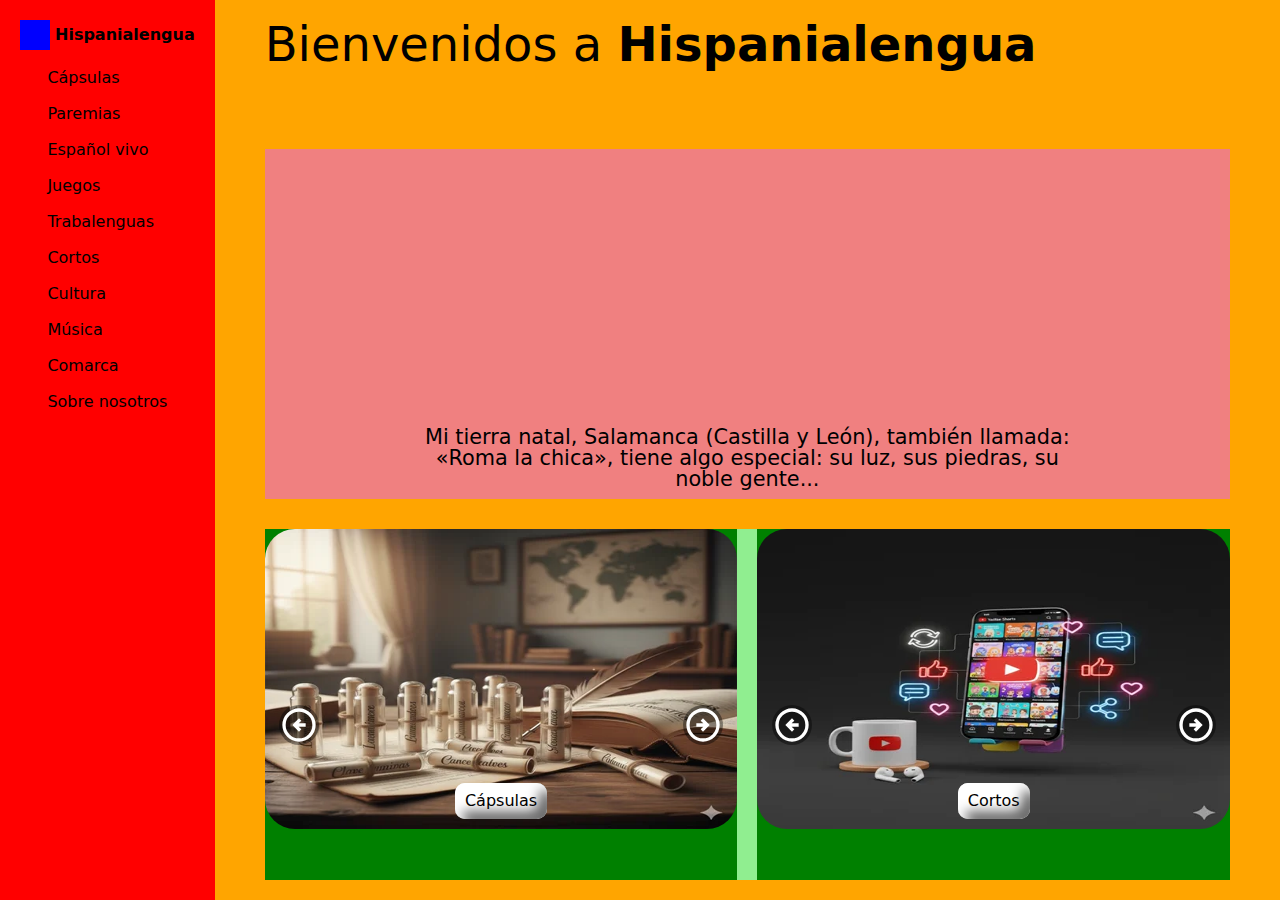
<file: index.html>
<!DOCTYPE html>
<html lang="en">

<head>
    <meta charset="UTF-8">
    <meta name="viewport" content="width=device-width, initial-scale=1.0">
    <title>Hispanialengua</title>
    <link rel="stylesheet" href="./css/index.css">
    <script src="./js/index.js" defer></script>
</head>

<body>
    <div class="container Container u-width100">
        <aside class="Container-aside Aside u-flexCol">
            <!-- Logo -->
            <div class="Aside-logo Logo u-flexRow">
                <div class="Logo-image"></div>
                <h1 class="Logo-h1 u-bold">Hispanialengua</h1>
            </div>
            <!-- Menu -->
            <ul class="Aside-ul u-flexCol">
                <li class="Aside-li"><a href="" title="Cápsulas">Cápsulas</a></li>
                <li class="Aside-li"><a href="./paremias.html" title="Paremias">Paremias</a></li>
                <li class="Aside-li"><a href="" title="Español vivo">Español vivo</a></li>
                <li class="Aside-li"><a href="" title="Juegos">Juegos</a></li>
                <li class="Aside-li"><a href="./trabalenguas.html" title="Trabalenguas">Trabalenguas</a></li>
                <li class="Aside-li"><a href="" title="Cortos">Cortos</a></li>
                <li class="Aside-li"><a href="" title="Cultura">Cultura</a></li>
                <li class="Aside-li"><a href="" title="Música">Música</a></li>
                <li class="Aside-li"><a href="" title="Comarca">Comarca</a></li>
                <li class="Aside-li"><a href="" title="Sobre nosotros">Sobre nosotros</a></li>
            </ul>
        </aside>
        <main class="Container-main Main">
            <h2 class="Main-h2">Bienvenidos a <strong class="u-bold">Hispanialengua</strong></h2>
            <div class="Main-image u-width100 u-flexRow">
                <p class="Main-p">Mi tierra natal, Salamanca (Castilla y León), también llamada: «Roma la chica», tiene
                    algo especial: su luz, sus piedras, su noble gente...</p>
            </div>
            <div class="Main-carrousel Carrousel u-width100">
                <!-- Educativo -->
                <div class="Carrousel-container u-width100">
                    <div class="Carrousel-ul u-flexRow">
                        <div class="Carrousel-apartado u-flexCol u-width100">
                            <a href="">
                                <h2 class="Carrousel-h2">Cápsulas</h2>
                            </a>
                        </div>
                        <div class="Carrousel-apartado u-flexCol u-width100">
                            <a href="">
                                <h2 class="Carrousel-h2">Paremias</h2>
                            </a>
                        </div>
                        <div class="Carrousel-apartado u-flexCol u-width100">
                            <a href="">
                                <h2 class="Carrousel-h2">Español vivo</h2>
                            </a>
                        </div>
                        <div class="Carrousel-apartado u-flexCol u-width100">
                            <a href="">
                                <h2 class="Carrousel-h2">Trabalenguas</h2>
                            </a>
                        </div>
                        <div class="Carrousel-apartado u-flexCol u-width100">
                            <a href="">
                                <h2 class="Carrousel-h2">Juegos</h2>
                            </a>
                        </div>
                    </div>

                    <button class="Carrousel-prev">
                        <svg xmlns="http://www.w3.org/2000/svg" height="24px" viewBox="0 -960 960 960" width="24px"
                            fill="#FFFFFF">
                            <path
                                d="m480-320 56-56-64-64h168v-80H472l64-64-56-56-160 160 160 160Zm0 240q-83 0-156-31.5T197-197q-54-54-85.5-127T80-480q0-83 31.5-156T197-763q54-54 127-85.5T480-880q83 0 156 31.5T763-763q54 54 85.5 127T880-480q0 83-31.5 156T763-197q-54 54-127 85.5T480-80Zm0-80q134 0 227-93t93-227q0-134-93-227t-227-93q-134 0-227 93t-93 227q0 134 93 227t227 93Zm0-320Z" />
                        </svg>
                    </button>
                    <button class="Carrousel-next">
                        <svg xmlns="http://www.w3.org/2000/svg" height="24px" viewBox="0 -960 960 960" width="24px"
                            fill="#FFFFFF">
                            <path
                                d="m480-320 160-160-160-160-56 56 64 64H320v80h168l-64 64 56 56Zm0 240q-83 0-156-31.5T197-197q-54-54-85.5-127T80-480q0-83 31.5-156T197-763q54-54 127-85.5T480-880q83 0 156 31.5T763-763q54 54 85.5 127T880-480q0 83-31.5 156T763-197q-54 54-127 85.5T480-80Zm0-80q134 0 227-93t93-227q0-134-93-227t-227-93q-134 0-227 93t-93 227q0 134 93 227t227 93Zm0-320Z" />
                        </svg>
                    </button>
                </div>
                <!-- Curiosidades -->
                <div class="Carrousel-container u-width100">
                    <div class="Carrousel-ul u-flexRow">
                        <div class="Carrousel-apartado u-flexCol u-width100">
                            <a href="">
                                <h2 class="Carrousel-h2">Cortos</h2>
                            </a>
                        </div>
                        <div class="Carrousel-apartado u-flexCol u-width100">
                            <a href="">
                                <h2 class="Carrousel-h2">Cultura</h2>
                            </a>
                        </div>
                        <div class="Carrousel-apartado u-flexCol u-width100">
                            <a href="">
                                <h2 class="Carrousel-h2">Música</h2>
                            </a>
                        </div>
                        <div class="Carrousel-apartado u-flexCol u-width100">
                            <a href="">
                                <h2 class="Carrousel-h2">Comarca</h2>
                            </a>
                        </div>
                        <div class="Carrousel-apartado u-flexCol u-width100">
                            <a href="">
                                <h2 class="Carrousel-h2">Sobre nosotros</h2>
                            </a>
                        </div>
                    </div>

                    <button class="Carrousel-prev">
                        <svg xmlns="http://www.w3.org/2000/svg" height="24px" viewBox="0 -960 960 960" width="24px"
                            fill="#FFFFFF">
                            <path
                                d="m480-320 56-56-64-64h168v-80H472l64-64-56-56-160 160 160 160Zm0 240q-83 0-156-31.5T197-197q-54-54-85.5-127T80-480q0-83 31.5-156T197-763q54-54 127-85.5T480-880q83 0 156 31.5T763-763q54 54 85.5 127T880-480q0 83-31.5 156T763-197q-54 54-127 85.5T480-80Zm0-80q134 0 227-93t93-227q0-134-93-227t-227-93q-134 0-227 93t-93 227q0 134 93 227t227 93Zm0-320Z" />
                        </svg>
                    </button>
                    <button class="Carrousel-next">
                        <svg xmlns="http://www.w3.org/2000/svg" height="24px" viewBox="0 -960 960 960" width="24px"
                            fill="#FFFFFF">
                            <path
                                d="m480-320 160-160-160-160-56 56 64 64H320v80h168l-64 64 56 56Zm0 240q-83 0-156-31.5T197-197q-54-54-85.5-127T80-480q0-83 31.5-156T197-763q54-54 127-85.5T480-880q83 0 156 31.5T763-763q54 54 85.5 127T880-480q0 83-31.5 156T763-197q-54 54-127 85.5T480-80Zm0-80q134 0 227-93t93-227q0-134-93-227t-227-93q-134 0-227 93t-93 227q0 134 93 227t227 93Zm0-320Z" />
                        </svg>
                    </button>
                </div>
            </div>
        </main>
    </div>
</body>

</html>
</file>
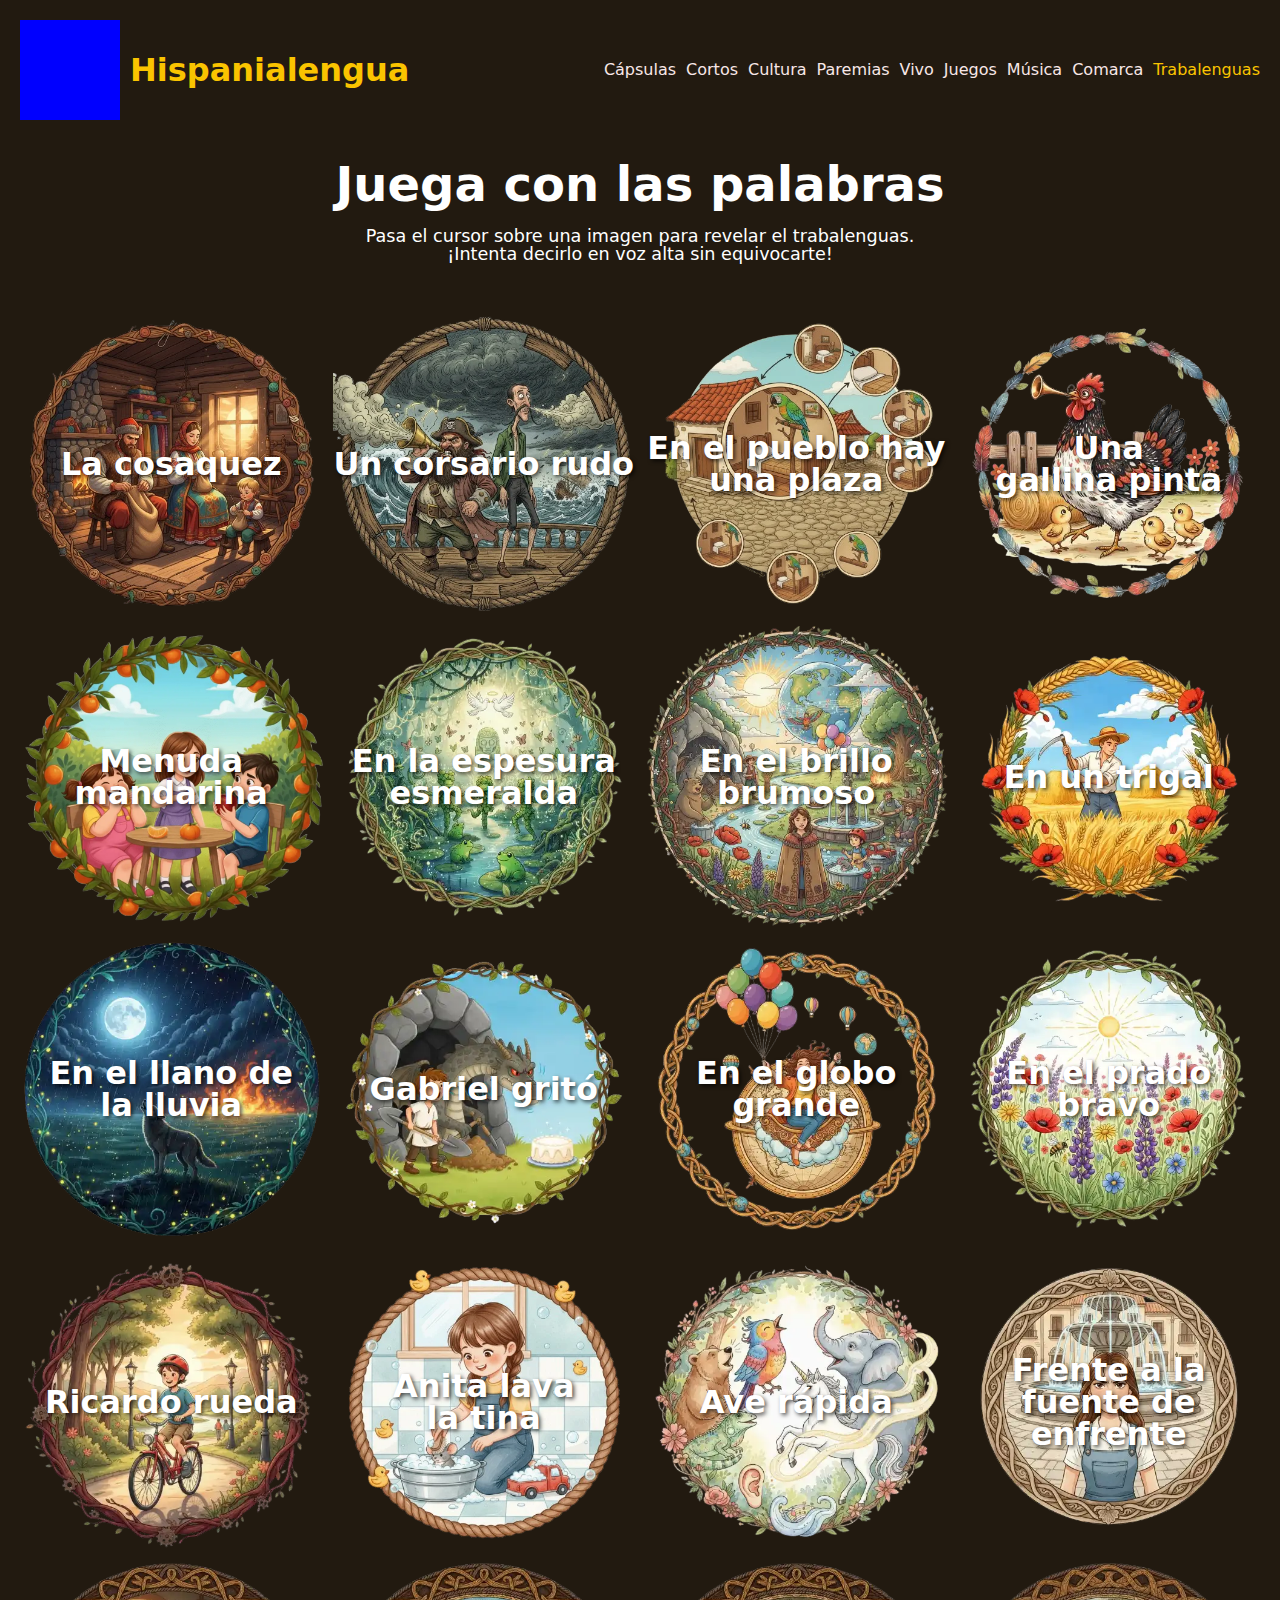
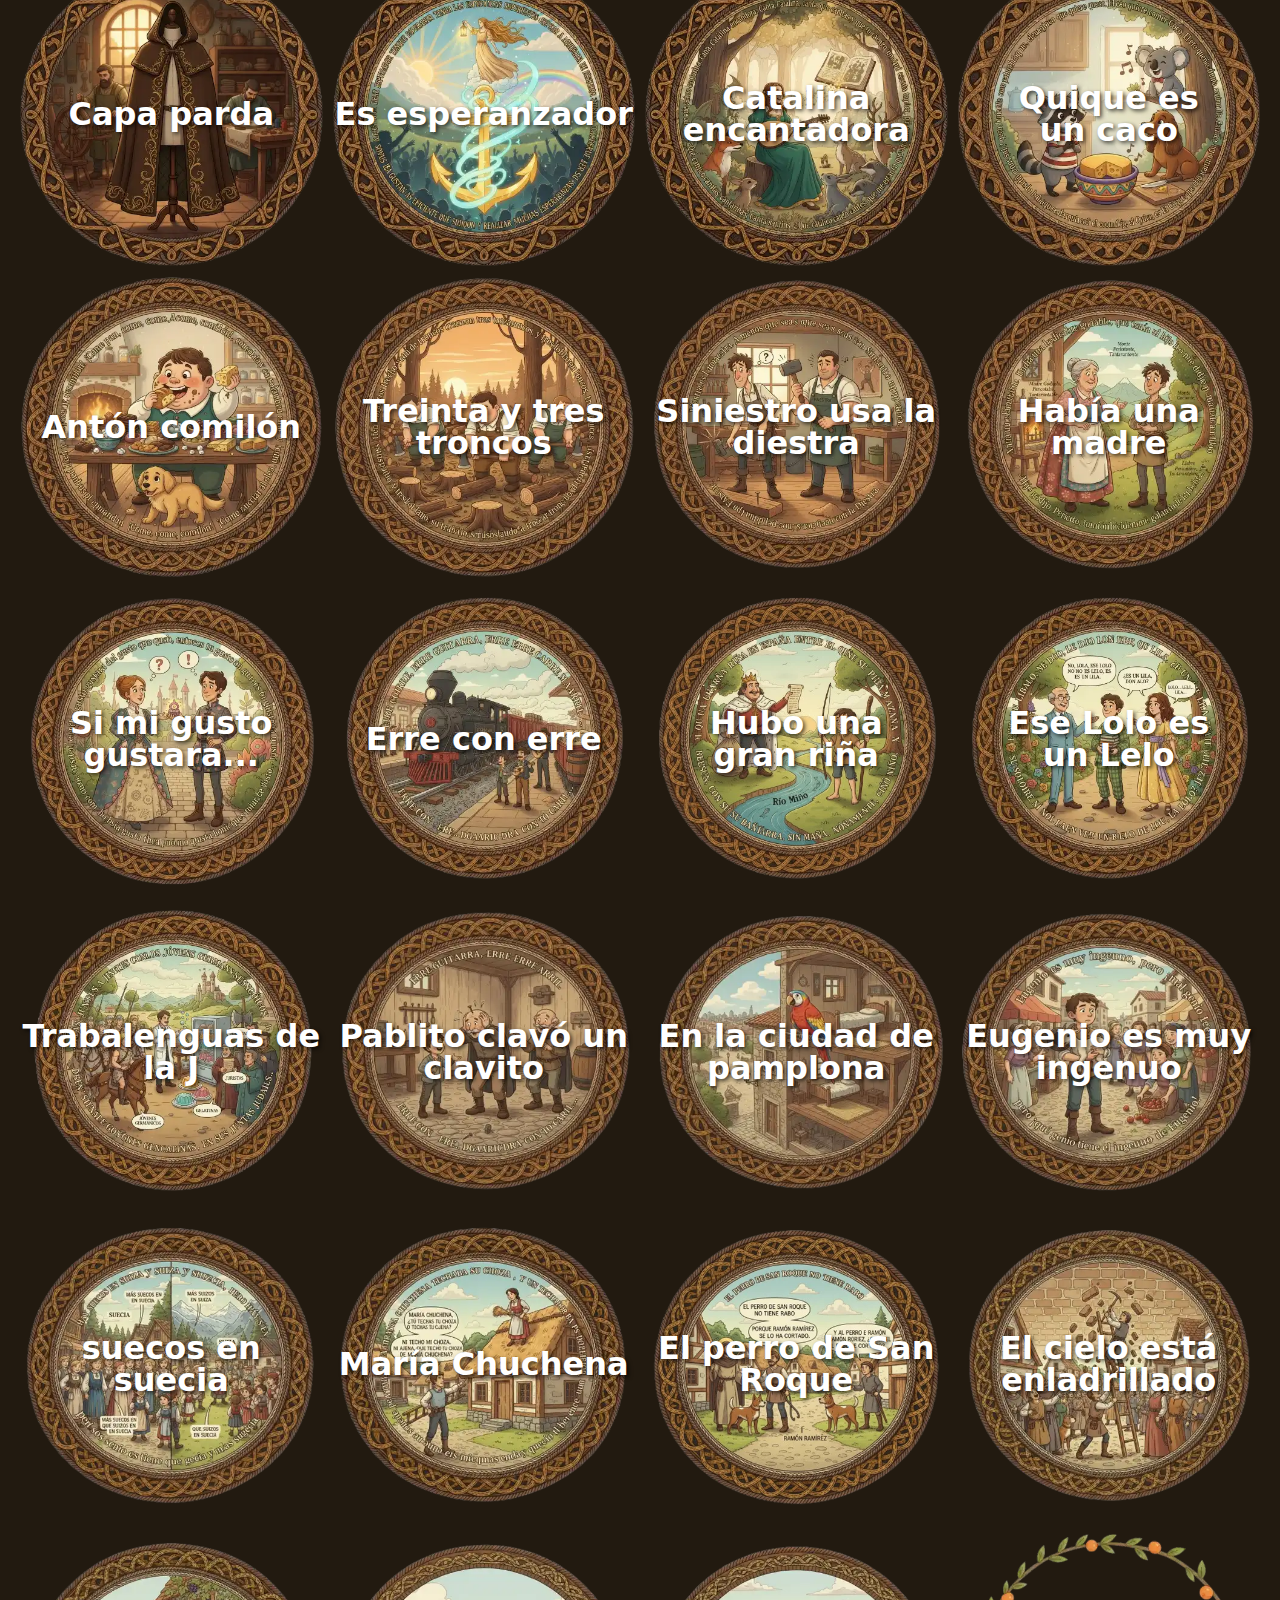
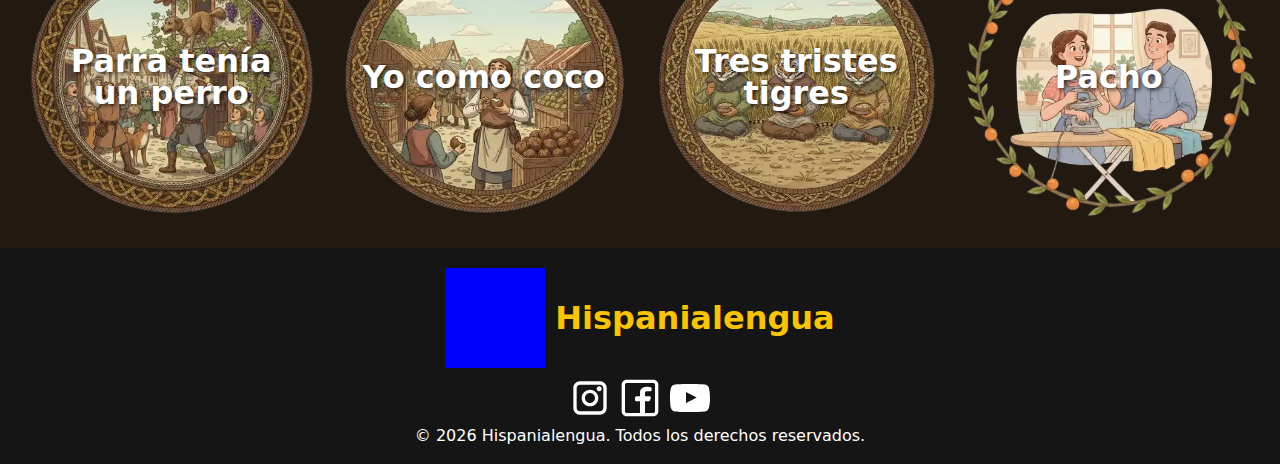
<file: trabalenguas.html>
<!DOCTYPE html>
<html lang="en">

<head>
    <meta charset="UTF-8">
    <meta name="viewport" content="width=device-width, initial-scale=1.0">
    <title>Hispanialengua · Trabalenguas</title>
    <link rel="stylesheet" href="./css/trabalenguas.css">
    <script src="./js/trabalenguas.js" defer></script>
</head>

<body>
    <header class="Header">
        <nav class="header-nav Nav u-width100 u-flexRow">
            <div class="Nav-logo Logo u-flexRow">
                <div class="Logo-img"></div>
                <h1 class="Logo-h1 u-bold">Hispanialengua</h1>
            </div>
            <ul class="Nav-ul u-flexRow">
                <li class="Nav-li"><a href="" title="Cápsulas">Cápsulas</a></li>
                <li class="Nav-li"><a href="" title="Cortos">Cortos</a></li>
                <li class="Nav-li"><a href="" title="Cultura">Cultura</a></li>
                <li class="Nav-li"><a href="./paremias.html" title="Paremias">Paremias</a></li>
                <li class="Nav-li"><a href="" title="Vivo">Vivo</a></li>
                <li class="Nav-li"><a href="" title="Juegos">Juegos</a></li>
                <li class="Nav-li"><a href="" title="Música">Música</a></li>
                <li class="Nav-li"><a href="" title="Comarca">Comarca</a></li>
                <li class="Nav-li Nav-li--gold"><a href="./trabalenguas.html" title="Trabalenguas">Trabalenguas</a></li>
            </ul>
            <button class="Nav-button">
                <svg xmlns="http://www.w3.org/2000/svg" height="24px" viewBox="0 -960 960 960" width="24px"
                    fill="#fac400">
                    <path d="M120-240v-80h720v80H120Zm0-200v-80h720v80H120Zm0-200v-80h720v80H120Z" />
                </svg>
            </button>
        </nav>
    </header>
    <main class="main u-width100 u-flexCol">
        <article class="main-article u-flexCol">
            <h2 class="main-h2 u-bold">Juega con las palabras</h2>
            <p class="main-p">Pasa el cursor sobre una imagen para revelar el trabalenguas. ¡Intenta decirlo en voz alta
                sin
                equivocarte!</p>
        </article>
        <div class="main-gallery Gallery u-width100">
            <article class="Gallery-article u-flexCol Gallery-article--cosaquez u-backSize100">
                <h3 class="Gallery-h3 u-bold">La cosaquez</h3>
                <div class="Gallery-info">
                    <p class="Gallery-p">La cosaquez, ¿qué cosa, qué cosa es? ¿Acaso es común que un cosaco cosa un saco
                        mientras cerca una cosaca cose y cose una casaca? ¡Qué caso! ¡Qué cosa! A la hora del ocaso el
                        cosaco y la cosaca cosen juntos un saquito, Tal vez venga un cosaquito. ¡Qué cosa! ¡Qué caso!
                        ¡Qué casa! ¡Qué saco! ¡Qué caso raro el de la cosaquez! </p>
                </div>
            </article>
            <article class="Gallery-article Gallery-article--corsarioRudo u-backSize100 u-flexCol">
                <h3 class="Gallery-h3 u-bold">Un corsario rudo</h3>
                <div class="Gallery-info">
                    <p class="Gallery-p">Hubo un corsario rudo, tozudo, pancibarrigudo, frenticabezudo, barbipelambrudo
                        que hacía tempestades soplando un embudo. Y tenía un amigo mudo, huesudo, cuellicogotudo,
                        ojituertiagudo, pernetipeludo, luerguipatilludo que hundía los barcos con sus estornudos. </p>
                </div>
            </article>
            <article class="Gallery-article Gallery-article--puebloPlaza u-backSize100 u-flexCol">
                <h3 class="Gallery-h3 u-bold">En el pueblo hay una plaza</h3>
                <div class="Gallery-info">
                    <p class="Gallery-p">En el pueblo hay una plaza,

                        en la plaza hay una esquina,

                        en la esquina hay una casa,

                        en la casa hay una pieza,

                        en la pieza hay una cama,

                        en la cama hay una estera,

                        en la estera hay una vara,

                        en la vara hay una lora,

                        en la lora hay una vara,

                        la vara en la estera, la estera en la cama, en la cama hay una pieza, en la pieza hay una casa,
                        en la casa hay una esquina, y en la esquina hay una cama.</p>
                </div>
            </article>
            <article class="Gallery-article Gallery-article--gallinaPinta u-backSize100 u-flexCol">
                <h3 class="Gallery-h3 u-bold">Una gallina pinta</h3>
                <div class="Gallery-info">
                    <p class="Gallery-p">Una gallina pinta, pipiripinta, pipirigorda, ronogativa, ciega y sorda tiene
                        unos pollitos pipiripintos, pipirigordos, ronogativos, ciegos y sordos. </p>
                </div>
            </article>
            <article class="Gallery-article Gallery-article--menudaMandarina u-backSize100 u-flexCol">
                <h3 class="Gallery-h3 u-bold">Menuda mandarina</h3>
                <div class="Gallery-info">
                    <p class="Gallery-p">Menuda mandarina María merendó, menuda merienda que se zampó. Mirando la
                        mandarina Macario pensó que una manzana sería mejor. Menuda mandarina María merendó, menuda
                        manzana Macario se zampó. Mirando la mandarina y la manzana, Mariela opinó que un melocotón
                        sabría mejor. Menuda mandarina María merendó. </p>
                </div>
            </article>
            <article class="Gallery-article Gallery-article--espesuraEsmeralda u-backSize100 u-flexCol">
                <h3 class="Gallery-h3 u-bold">En la espesura esmeralda</h3>
                <div class="Gallery-info">
                    <p class="Gallery-p">En la espesura esmeralda de la selva susurrante,

                        se trenzan trillones de tramas titilantes.

                        Tras las ramas retorcidas, ríos revoloteantes,

                        resuenan risueñas ranas, radiantes y resonantes.

                        Entre el murmullo multicolor de mariposas mágicas,

                        mil trucos tramposos, trémulos y fantásticos.

                        Trozos trémulos de tréboles trenzan títeres tácticos,

                        tejiendo texturas temerarias, tótems tánticos.

                        Bajo el trinar tumultuoso de tórtolas triunfantes,

                        tres trillones de travesías transcurren vibrantes.

                        Tiembla la tierra, trinos traspasan distantes,

                        transformando travesuras en tréboles fulgurantes.</p>
                </div>
            </article>
            <article class="Gallery-article Gallery-article--brilloBrumoso u-backSize100 u-flexCol">
                <h3 class="Gallery-h3 u-bold">En el brillo brumoso</h3>
                <div class="Gallery-info">
                    <p class="Gallery-p">En el brillo brumoso de la brisa quebradiza,

                        se trenza la trama de la trova tempraniza.

                        Tras trémulos trazos, trasciende la travesía,

                        trilobitas trinan, titilan con maestría.

                        Entre lirios líquidos, líricos y lejanos,

                        el lamento lóbrego de los lunares llanos.

                        Lúgubres lamentos, luces lúcidas, livianas,

                        luceros límpidos, líneas lunares tempranas.

                        Trepan travesaños, trazan tesoros tintos,

                        torbellinos tumultuosos, tientos, destintos.

                        Tejiendo tejidos, trenzando travesuras,

                        tiran los tiempos, trillan las travesías puras</p>
                </div>
            </article>
            <article class="Gallery-article Gallery-article--enUnTrigal u-backSize100 u-flexCol">
                <h3 class="Gallery-h3 u-bold">En un trigal</h3>
                <div class="Gallery-info">
                    <p class="Gallery-p">En un trigal trigué trigo y en un trigal trigado trigué trigo. En el trigal
                        trigué trigo. en el trigal triguado, ¡trigüé trigo! </p>
                </div>
            </article>
            <article class="Gallery-article Gallery-article--llanoLluvia u-backSize100 u-flexCol">
                <h3 class="Gallery-h3 u-bold">En el llano de la lluvia</h3>
                <div class="Gallery-info">
                    <p class="Gallery-p">En el llano de la lluvia y el lucero brillante,

                        llueve en la noche, la llamarada constante.

                        Las luciérnagas llaman con luz titilante,

                        y el lobo aullando, la luna llena amante.</p>
                </div>
            </article>
            <article class="Gallery-article Gallery-article--gabrielGrito u-backSize100 u-flexCol">
                <h3 class="Gallery-h3 u-bold">Gabriel gritó</h3>
                <div class="Gallery-info">
                    <p class="Gallery-p">Gabriel gritó a la gruta gris, donde el dragón drástico dragaba, mientras en la
                        plácida pradera un plato de glaseado brillaba. Gritando en la gruta grande, grande gritando en
                        la gruta, Gabriel gritó. </p>
                </div>
            </article>
            <article class="Gallery-article Gallery-article--globoGrande u-backSize100 u-flexCol">
                <h3 class="Gallery-h3 u-bold">En el globo grande</h3>
                <div class="Gallery-info">
                    <p class="Gallery-p">En el globo grande, Gloria gira globos. Gloria grita y grita mientras sus
                        globos agita: ¡Globos de Gloria, glóbulos de globos! </p>
                </div>
            </article>
            <article class="Gallery-article Gallery-article--pradoBravo u-backSize100 u-flexCol">
                <h3 class="Gallery-h3 u-bold">En el prado bravo</h3>
                <div class="Gallery-info">
                    <p class="Gallery-p">En el prado bravo brillan las flores,

                        prontas para brotar con sus colores.

                        Bajo el bravo sol, se abren con primor,

                        pruebas su perfume, ¡qué dulce olor!</p>
                </div>
            </article>
            <article class="Gallery-article Gallery-article--ricardoRueda u-backSize100 u-flexCol">
                <h3 class="Gallery-h3 u-bold">Ricardo rueda</h3>
                <div class="Gallery-info">
                    <p class="Gallery-p">Ricardo rueda raudo en su bicicleta roja,

                        mientras relucen las luces en la avenida larga.

                        Rápido recorre rutas llenas de risas

                        entre relieves y ríos, su viaje sin prisa.</p>
                </div>
            </article>
            <article class="Gallery-article Gallery-article--anitaTina u-backSize100 u-flexCol">
                <h3 class="Gallery-h3 u-bold">Anita lava la tina</h3>
                <div class="Gallery-info">
                    <p class="Gallery-p">Anita lava la tina

                        y en la tina lava su ratón.

                        Y en la otra tina, lava su camión.</p>
                </div>
            </article>
            <article class="Gallery-article Gallery-article--aveRapida u-backSize100 u-flexCol">
                <h3 class="Gallery-h3 u-bold">Ave rápida</h3>
                <div class="Gallery-info">
                    <p class="Gallery-p">Un ave rápida trina, un oso canta,

                        Un elefante brama, una iguana encanta,

                        Un oído atento capta el canto,

                        Y un unicornio danza al ritmo del encanto.</p>
                </div>
            </article>
            <article class="Gallery-article Gallery-article--frenteEnfrente u-backSize100 u-flexCol">
                <h3 class="Gallery-h3 u-bold">Frente a la fuente de enfrente </h3>
                <div class="Gallery-info">
                    <p class="Gallery-p">Frente a la fuente de enfrente, la frente fuensanta frunce. Fuensanta frunce la
                        frente frente a la fuente de enfrente. ¿La frunce, o finge fruncirla? ¿Fingir, Fuensanta fingir?
                        ¡Fuensanta no finge, frunce! ¡La frente frunce Fuensanta! Frunce Fuensanta la frente frente a la
                        fuente de enfrente.</p>
                </div>
            </article>
            <article class="Gallery-article Gallery-article--capaParda u-backSize100 u-flexCol">
                <h3 class="Gallery-h3 u-bold">Capa parda</h3>
                <div class="Gallery-info">
                    <p class="Gallery-p">Amigo mío, compra buena capa parda. Que el que buena capa parda compra, buena
                        capa parda paga. Que esté bien hilada, bien bordada y bien acortapizada. Se llama al hilador, al
                        bordador y al acortapizador, para que la hile, la borde y la acortapice mejor.</p>
                </div>
            </article>
            <article class="Gallery-article Gallery-article--esperanzador u-backSize100 u-flexCol">
                <h3 class="Gallery-h3 u-bold">Es esperanzador</h3>
                <div class="Gallery-info">
                    <p class="Gallery-p">Es esperanzador que esperanza tenga las esperanzas suficientes para esperanzar
                        a aquellas personas sin esperanzas que gustan de la esperanza de tener las esperanzas
                        suficientes que siempre quisieron para tener muchas esperanzas y realizar esperanzadores de
                        esperanzar.</p>
                </div>
            </article>
            <article class="Gallery-article Gallery-article--catalinaEncantadora u-backSize100 u-flexCol">
                <h3 class="Gallery-h3 u-bold">Catalina encantadora</h3>
                <div class="Gallery-info">
                    <p class="Gallery-p">Catalina cantarina, Catalina encantadora: Canta, Catalina, canta, que cuando
                        cantas me encantas; y que tu cántico cuente un cuento que a mí me encanta. ¿Qué cántico
                        cantarás, Catalina cantarina?, canta un cuento que me encante, que me encante cuando cantes.
                        Catalina encantadora, ¿Qué cántico cantarás?.</p>
                </div>
            </article>
            <article class="Gallery-article Gallery-article--quiqueCaco u-backSize100 u-flexCol">
                <h3 class="Gallery-h3 u-bold">Quique es un caco</h3>
                <div class="Gallery-info">
                    <p class="Gallery-p">quique es un caco que quiere queso. el queso que quiere quique el caco lo
                        quiere comer coco, el pequeño koala que canta contento. pero el queso que quiere quique, el caco
                        que quiere queso y coco, el koala que canta contento, no está en el cuenco colorido que contiene
                        el queso que coque, el cocker que se come el coco, ha cortado. ¿quién se ha comido el queso que
                        quiere quique el caco? ¿la culpa es de quique, el caco que
                        quiere queso? ¿de coco, el koala que canta contento? ¿o de coque, el cocker que se come el coco?
                    </p>
                </div>
            </article>
            <article class="Gallery-article Gallery-article--antonComilon u-backSize100 u-flexCol">
                <h3 class="Gallery-h3 u-bold">Antón comilón</h3>
                <div class="Gallery-info">
                    <p class="Gallery-p">Antón, comilón, ¡come, come, comilón! Come pan y come queso, chocolate y
                        caramelo, come azúcar y turrón. ¡Come, come, comilón!</p>
                </div>
            </article>
            <article class="Gallery-article Gallery-article--troncos u-backSize100 u-flexCol">
                <h3 class="Gallery-h3 u-bold">Treinta y tres troncos</h3>
                <div class="Gallery-info">
                    <p class="Gallery-p">Treinta y tres trechos de troncos trocearon tres trozadores tristes de troncos,
                        y tresdoblaron su trabajo, tresdoblando su trabajo de trocear troncos y tronquitos</p>
                </div>
            </article>
            <article class="Gallery-article Gallery-article--siniestroDiestra u-backSize100 u-flexCol">
                <h3 class="Gallery-h3 u-bold">Siniestro usa la diestra</h3>
                <div class="Gallery-info">
                    <p class="Gallery-p">Siniestro usa la diestra, que la diestra es la maestra,

                        a menos que seas tan siniestro que no puedas con la diestra.</p>
                </div>
            </article>
            <article class="Gallery-article Gallery-article--madre u-backSize100 u-flexCol">
                <h3 class="Gallery-h3 u-bold">Había una madre</h3>
                <div class="Gallery-info">
                    <p class="Gallery-p">Había una madre godable, pericotable y tantarantable que tenía un hijo godijo,
                        pericotijo y tantarantijo.

                        Un día la madre godable, pericotable y tantarantable le dijo a su hijo godijo, pericotijo y
                        tantarantijo:

                        -Hijo godijo, pericotijo y tantarantijo, traedme la liebre godiebre, pericotiebre y
                        tantarantiebre del monte godonte, pericotonte y tantarantonte.

                        Así, el hijo godijo, pericotijo y tantarantijo fue al monte godonte, pericotonte y tantarantonte
                        a traer la liebre godiebre, pericotiebre y tantarantiebre.</p>
                </div>
            </article>
            <article class="Gallery-article Gallery-article--gustoGustara u-backSize100 u-flexCol">
                <h3 class="Gallery-h3 u-bold">Si mi gusto gustara... </h3>
                <div class="Gallery-info">
                    <p class="Gallery-p">Si mi gusto gustara del gusto que gusta a tu gusto,

                        entonces tu gusto gustaría del gusto que gusta a mi gusto,

                        pero como mi gusto no gusta del gusto que gusta tu gusto,

                        entonces tu gusto no gusta del gusto que gusta a mi gusto... te gusto!</p>
                </div>
            </article>
            <article class="Gallery-article Gallery-article--erre u-backSize100 u-flexCol">
                <h3 class="Gallery-h3 u-bold">Erre con erre</h3>
                <div class="Gallery-info">
                    <p class="Gallery-p">Erre con erre guitarra,

                        Erre con erre carril,

                        Mira qué rápido ruedan

                        Las ruedas del ferrocarril.

                        Erre con erre guitarra,

                        Erre con erre barril,

                        Rápidos corren los carros

                        Cargados de azúcar al ferrocarril.

                        Erre con erre guitarra,

                        Erre con erre carril,

                        Qué rápido ruedan

                        Las ruedas del ferrocarril.</p>
                </div>
            </article>
            <article class="Gallery-article Gallery-article--granRina u-backSize100 u-flexCol">
                <h3 class="Gallery-h3 u-bold">Hubo una gran riña</h3>
                <div class="Gallery-info">
                    <p class="Gallery-p">Hubo una gran riña en España entre el que ciñe el armiño

                        por su rapiña y su hazaña y Peñuñuri, el buen niño que,

                        con su leño y su caña, al bañarse en el río Miño,

                        en la mañana, sin maña, ñoñamente ciñó un guiño.</p>
                </div>
            </article>
            <article class="Gallery-article Gallery-article--loloLelo u-backSize100 u-flexCol">
                <h3 class="Gallery-h3 u-bold">Ese Lolo es un Lelo</h3>
                <div class="Gallery-info">
                    <p class="Gallery-p">Ese Lolo es un lelo, le dijo a Lola don Lalo: no, Lola, ese Lolo no es lelo, es
                        un lila. ¿Es un lila, don Lolo, ese Lolo, en vez de ser lelo?. Sí, Lola, es un lila y no un lelo
                        ese Lolo, le dijo don Lalo a la Lola.
                        El sonido L ofrece problemas de pronunciación a determinadas lenguas. Practica, verás cómo en
                        poco tiempo no te resulta un fonema complicado.</p>
                </div>
            </article>
            <article class="Gallery-article Gallery-article--ttrabalenguasJ u-backSize100 u-flexCol">
                <h3 class="Gallery-h3 u-bold">Trabalenguas de la J</h3>
                <div class="Gallery-info">
                    <p class="Gallery-p">Jamás juntes a jinetes con los jóvenes germánicos, ni generes germicidas, ni
                        congeles gelatinas, ni ajusticies a juristas en sus juntas judiciales. </p>
                </div>
            </article>
            <article class="Gallery-article Gallery-article--pablitoClavito u-backSize100 u-flexCol">
                <h3 class="Gallery-h3 u-bold">Pablito clavó un clavito</h3>
                <div class="Gallery-info">
                    <p class="Gallery-p">Pablito clavó un clavito en la calva de un calvito, en la calva de un calvito,
                        clavó un clavito Pablito</p>
                </div>
            </article>
            <article class="Gallery-article Gallery-article--ciudadPamplona u-backSize100 u-flexCol">
                <h3 class="Gallery-h3 u-bold">En la ciudad de pamplona</h3>
                <div class="Gallery-info">
                    <p class="Gallery-p">En la ciudad de Pamplona hay una plaza.
                        En la plaza hay una esquina.
                        En la esquina hay una casa.
                        En la casa hay una pieza.
                        En la pieza hay una cama.
                        En la cama hay una estera.
                        En la estera hay una barra.
                        En la barra hay una lora.
                        Luego la lora a la barra, la barra a la estera, la estera a la cama, la cama a la pieza, la
                        pieza a la casa, la casa a la esquina, la esquina a la plaza, la plaza a la ciudad de Pamplona.
                    </p>
                </div>
            </article>
            <article class="Gallery-article Gallery-article--eugenioIngenuo u-backSize100 u-flexCol">
                <h3 class="Gallery-h3 u-bold">Eugenio es muy ingenuo</h3>
                <div class="Gallery-info">
                    <p class="Gallery-p">Eugenio es muy ingenuo, pero ¡qué mal genio tiene el ingenuo de eugenio!xto
                    </p>
                </div>
            </article>
            <article class="Gallery-article Gallery-article--suecosSuecia u-backSize100 u-flexCol">
                <h3 class="Gallery-h3 u-bold">suecos en suecia</h3>
                <div class="Gallery-info">
                    <p class="Gallery-p">Hay suecos en Suiza y suizos en Suecia, pero hay más suizos en suiza que suizos
                        en suecia y más suecos en suecia que suizos en suecia </p>
                </div>
            </article>
            <article class="Gallery-article Gallery-article--mariaChuchena u-backSize100 u-flexCol">
                <h3 class="Gallery-h3 u-bold">María Chuchena</h3>
                <div class="Gallery-info">
                    <p class="Gallery-p">María chuchena techaba su choza, y un techador que por allí pasaba, le dijo:
                        maría chuchena, ¿tú techas tu choza o techas la ajena? ni techo mi choza, ni techo la ajena, que
                        techo la choza de maría chuchena.</p>
                </div>
            </article>
            <article class="Gallery-article Gallery-article--perroSanRoque u-backSize100 u-flexCol">
                <h3 class="Gallery-h3 u-bold">El perro de San Roque</h3>
                <div class="Gallery-info">
                    <p class="Gallery-p">El perro de san roque no tiene rabo porque ramón ramírez se lo ha cortado. y al
                        perro de ramón ramírez, ¿quién el rabo le ha cortado?</p>
                </div>
            </article>
            <article class="Gallery-article Gallery-article--cieloEnladrillado u-backSize100 u-flexCol">
                <h3 class="Gallery-h3 u-bold">El cielo está enladrillado</h3>
                <div class="Gallery-info">
                    <p class="Gallery-p">El cielo está enladrillado, quién lo desenladrillará? el desenladrillador que
                        lo desenladrille, buen desenladrillador será </p>
                </div>
            </article>
            <article class="Gallery-article Gallery-article--parraPerro u-backSize100 u-flexCol">
                <h3 class="Gallery-h3 u-bold">Parra tenía un perro</h3>
                <div class="Gallery-info">
                    <p class="Gallery-p">Parra tenía un perro y Guerra tenía una parra. El perro de Parra subió a la
                        parra de Guerra y Guerra pegó con la porra al perro de Parra. </p>
                </div>
            </article>
            <article class="Gallery-article Gallery-article--comoCoco u-backSize100 u-flexCol">
                <h3 class="Gallery-h3 u-bold">Yo como coco</h3>
                <div class="Gallery-info">
                    <p class="Gallery-p">Yo poco coco como, poco coco como yo. si poco coco yo como, poco coco compro yo
                    </p>
                </div>
            </article>
            <article class="Gallery-article Gallery-article--tristresTigres u-backSize100 u-flexCol">
                <h3 class="Gallery-h3 u-bold">Tres tristes tigres</h3>
                <div class="Gallery-info">
                    <p class="Gallery-p">Tres tristes tigres comen trigo en un trigal</p>
                </div>
            </article>
            <article class="Gallery-article Gallery-article--pancho u-backSize100 u-flexCol">
                <h3 class="Gallery-h3 u-bold">Pacho</h3>
                <div class="Gallery-info">
                    <p class="Gallery-p">Pancho regaló una plancha a Pancha, por eso Pancha plancha con la plancha que
                        le regaló Pancho.</p>
                </div>
            </article>
        </div>
    </main>
    <footer class="u-width100 u-flexCol">
        <!-- Name -->
        <div class="Nav-logo Logo u-flexRow">
            <div class="Logo-img"></div>
            <h1 class="Logo-h1 u-bold">Hispanialengua</h1>
        </div>
        <!-- Social media -->
        <ul class="footer-ul u-flexRow">
            <li class="footer-li">
                <a href="https://www.instagram.com/hispanialengua/" target="_blank" title="Instagram">
                    <svg width="800px" height="800px" viewBox="0 0 24 24" fill="none"
                        xmlns="http://www.w3.org/2000/svg">
                        <path fill-rule="evenodd" clip-rule="evenodd"
                            d="M2 6C2 3.79086 3.79086 2 6 2H18C20.2091 2 22 3.79086 22 6V18C22 20.2091 20.2091 22 18 22H6C3.79086 22 2 20.2091 2 18V6ZM6 4C4.89543 4 4 4.89543 4 6V18C4 19.1046 4.89543 20 6 20H18C19.1046 20 20 19.1046 20 18V6C20 4.89543 19.1046 4 18 4H6ZM12 9C10.3431 9 9 10.3431 9 12C9 13.6569 10.3431 15 12 15C13.6569 15 15 13.6569 15 12C15 10.3431 13.6569 9 12 9ZM7 12C7 9.23858 9.23858 7 12 7C14.7614 7 17 9.23858 17 12C17 14.7614 14.7614 17 12 17C9.23858 17 7 14.7614 7 12ZM17.5 8C18.3284 8 19 7.32843 19 6.5C19 5.67157 18.3284 5 17.5 5C16.6716 5 16 5.67157 16 6.5C16 7.32843 16.6716 8 17.5 8Z"
                            fill="#ffffff" />
                    </svg>
                </a>
            </li>
            <li class="footer-li">
                <a href="https://www.facebook.com/people/Hispanialengua/100063979152229/" target="_blank"
                    title="facebook">
                    <svg width="800px" height="800px" viewBox="0 0 24 24" fill="none"
                        xmlns="http://www.w3.org/2000/svg">
                        <path fill-rule="evenodd" clip-rule="evenodd"
                            d="M20 1C21.6569 1 23 2.34315 23 4V20C23 21.6569 21.6569 23 20 23H4C2.34315 23 1 21.6569 1 20V4C1 2.34315 2.34315 1 4 1H20ZM20 3C20.5523 3 21 3.44772 21 4V20C21 20.5523 20.5523 21 20 21H15V13.9999H17.0762C17.5066 13.9999 17.8887 13.7245 18.0249 13.3161L18.4679 11.9871C18.6298 11.5014 18.2683 10.9999 17.7564 10.9999H15V8.99992C15 8.49992 15.5 7.99992 16 7.99992H18C18.5523 7.99992 19 7.5522 19 6.99992V6.31393C19 5.99091 18.7937 5.7013 18.4813 5.61887C17.1705 5.27295 16 5.27295 16 5.27295C13.5 5.27295 12 6.99992 12 8.49992V10.9999H10C9.44772 10.9999 9 11.4476 9 11.9999V12.9999C9 13.5522 9.44771 13.9999 10 13.9999H12V21H4C3.44772 21 3 20.5523 3 20V4C3 3.44772 3.44772 3 4 3H20Z"
                            fill="#ffffff" />
                    </svg>
                </a>
            </li>
            <li class="footer-li">
                <a href="https://www.youtube.com/channel/UCC25P6QTbTr-lSEi1EqdWIA/videos" target="_blank" title="youtube">
                    <svg width="800px" height="800px" viewBox="0 -3 20 20" version="1.1"
                        xmlns="http://www.w3.org/2000/svg" xmlns:xlink="http://www.w3.org/1999/xlink">

                        <title>youtube [#168]</title>
                        <desc>Created with Sketch.</desc>
                        <defs>
                        </defs>
                        <g id="Page-1" stroke="none" stroke-width="1" fill="none" fill-rule="evenodd">
                            <g id="Dribbble-Light-Preview" transform="translate(-300.000000, -7442.000000)"
                                fill="#ffffff">
                                <g id="icons" transform="translate(56.000000, 160.000000)">
                                    <path
                                        d="M251.988432,7291.58588 L251.988432,7285.97425 C253.980638,7286.91168 255.523602,7287.8172 257.348463,7288.79353 C255.843351,7289.62824 253.980638,7290.56468 251.988432,7291.58588 M263.090998,7283.18289 C262.747343,7282.73013 262.161634,7282.37809 261.538073,7282.26141 C259.705243,7281.91336 248.270974,7281.91237 246.439141,7282.26141 C245.939097,7282.35515 245.493839,7282.58153 245.111335,7282.93357 C243.49964,7284.42947 244.004664,7292.45151 244.393145,7293.75096 C244.556505,7294.31342 244.767679,7294.71931 245.033639,7294.98558 C245.376298,7295.33761 245.845463,7295.57995 246.384355,7295.68865 C247.893451,7296.0008 255.668037,7296.17532 261.506198,7295.73552 C262.044094,7295.64178 262.520231,7295.39147 262.895762,7295.02447 C264.385932,7293.53455 264.28433,7285.06174 263.090998,7283.18289"
                                        id="youtube-[#168]">

                                    </path>
                                </g>
                            </g>
                        </g>
                    </svg>
                </a>
            </li>
        </ul>
        <!-- Copyright -->
        <span class="footer-span">&copy; 2026 Hispanialengua. Todos los derechos reservados.</span>
    </footer>
</body>

</html>
</file>
<file: css/index.css>
/* colors */
:root {
  --color-principal: #221A10;
  --color-secundario: #fac400;
  --color-textos: white;
}

:root {
  font-size: 100%;
  font-family: system-ui, sans-serif;
  scroll-behavior: smooth;
}

*,
*::before,
*::after {
  margin: 0;
  padding: 0;
  border: 0;
  box-sizing: border-box;
  vertical-align: baseline;
}

*::before,
*::after {
  display: block;
}

img,
picture,
video,
iframe,
figure,
canvas {
  max-width: 100%;
  display: block;
  width: 100%;
  height: initial;
  object-fit: cover;
  object-position: center center;
}

a {
  display: block;
  text-decoration: none;
  color: inherit;
  font: inherit;
}

p a {
  display: inline;
}

li,
menu,
summary {
  list-style-type: none;
}

ol {
  counter-reset: revert;
}

h1,
h2,
h3,
h4,
h5,
h6,
p,
span,
a,
strong,
blockquote,
i,
b,
u,
em,
pre,
code,
mark,
del {
  font: inherit;
  line-height: 1em;
  text-decoration: none;
  color: inherit;
  overflow-wrap: break-word;
  text-wrap: pretty;
}

mark {
  background-color: transparent;
}

blockquote::before,
blockquote::after,
q::before,
q::after {
  content: none;
}

form,
input,
textarea,
select,
button,
label {
  font: inherit;
  hyphens: auto;
  background-color: transparent;
  color: inherit;
  display: block;
  appearance: none;
}

fieldset {
  border: none;
}

::placeholder {
  color: unset;
}

button,
label {
  cursor: pointer;
}

table,
tr,
td,
th,
tbody,
thead,
tfoot {
  border-collapse: collapse;
  border-spacing: 0;
  font: inherit;
}

svg {
  width: 100%;
  height: initial;
  display: block;
  fill: currentColor;
}

body {
  min-height: 100vh;
  line-height: 1.5em;
  color: inherit;
  hyphens: auto;
  -webkit-font-smoothing: antialiased;
  -moz-osx-font-smoothing: grayscale;
}

/* Utilities */
.u-width100 {
  width: 100%;
}

.u-flexRow {
  display: flex;
  flex-flow: row nowrap;
}

.u-flexCol {
  display: flex;
  flex-flow: column nowrap;
}

.u-bold {
  font-weight: bold;
}

.u-backSize100 {
  background-size: 100% 100%;
}

/* Body */
.Container {
  min-height: 100vh;
  background-color: lightblue;

  display: grid;
  grid-template-columns: 1fr 6fr;
}

/* Aside */
.Container-aside {
  min-height: 100vh;
  background-color: red;

  padding: 1.25rem;

  justify-content: start;
  align-items: center;
  gap: 1.25rem;
}

.Aside-logo {
  justify-content: center;
  align-items: center;
  gap: .3125rem;
}

.Logo-image {
  width: 1.875rem;
  height: 1.875rem;
  background-color: blue;
}

.Logo-h1 {}

.Aside-ul {
  justify-content: center;
  align-items: start;
  gap: 1.25rem;
}

.Aside-li {}


/* Main */
.Container-main {
  min-height: 100vh;
  background-color: orange;

  padding: 1.25rem 3.125rem;

  display: grid;
  grid-template-columns: repeat(1, 1fr);
  gap: 1.875rem;
}

.Main-h2 {
  font-size: 3em;
}

.Main-image {
  min-height: 300px;
  background-color: lightcoral;

  padding: .625rem;

  justify-content: center;
  align-items: end;
}

.Main-p {
  width: 70%;

  font-size: 1.3em;

  text-align: center;
}

.Main-carrousel {
  /* min-height: 18.75rem; */
  background-color: lightgreen;

  display: grid;
  grid-template-columns: repeat(2, 1fr);
  gap: 1.25rem;
}

.Carrousel-container {
  /* width: 500%; */
  background-color: green;

  overflow: hidden;

  position: relative;
}

.Carrousel-ul {
  width: 500%;
}

.Carrousel-apartado {
  min-height: 300px;
  background-color: pink;

  padding: .625rem;

  border-radius: 1.875rem;

  background-repeat: no-repeat;
  background-size: 100% 100%;

  justify-content: end;
  align-items: center;
}

.Carrousel-apartado a {
  background: var(--color-textos);
  box-shadow: inset .5rem .5rem .75rem var(--color-textos),
    inset -0.5rem -0.5rem .75rem rgb(107, 107, 107);

  padding: .625rem;

  border-radius: .625rem;
}

.Carrousel-apartado a:active {
  box-shadow: inset .3125rem .3125rem .625rem rgb(107, 107, 107),
    inset -0.3125rem -0.3125rem .625rem var(--color-textos);
}

.Carrousel-prev,
.Carrousel-next {
  width: 40px;
  height: 40px;
  background-color: rgba(0, 0, 0, 0.4);
  border-radius: 50%;
  position: absolute;
  top: 50%;
}

.Carrousel-prev svg,
.Carrousel-next svg {
  fill: var(--color-textos);
}

.Carrousel-prev {
  left: 3%;
}

.Carrousel-next {
  right: 3%;
}

/* Back images */
/* Carrousel educativo */
.Carrousel-container:nth-child(1) .Carrousel-apartado:nth-child(1) {
  background-image: url("../assets/images/principal/capsulas.webp");
}

.Carrousel-container:nth-child(1) .Carrousel-apartado:nth-child(2) {
  background-image: url("../assets/images/principal/paremias.webp");
}

.Carrousel-container:nth-child(1) .Carrousel-apartado:nth-child(3) {
  background-image: url("../assets/images/principal/español_vivo.webp");
}

.Carrousel-container:nth-child(1) .Carrousel-apartado:nth-child(4) {
  background-image: url("../assets/images/principal/trabalenguas.webp");
}

.Carrousel-container:nth-child(1) .Carrousel-apartado:nth-child(5) {
  background-image: url("../assets/images/principal/juegos.webp");
}

/* Carrousel curiosidades */
.Carrousel-container:nth-child(2) .Carrousel-apartado:nth-child(1) {
  background-image: url("../assets/images/principal/cortos.webp");
}

.Carrousel-container:nth-child(2) .Carrousel-apartado:nth-child(2) {
  background-image: url("../assets/images/principal/cultura.webp");
}

.Carrousel-container:nth-child(2) .Carrousel-apartado:nth-child(3) {
  background-image: url("../assets/images/principal/musica.webp");
}

.Carrousel-container:nth-child(2) .Carrousel-apartado:nth-child(4) {
  background-image: url("../assets/images/principal/nuestra_comarca.webp");
}

.Carrousel-container:nth-child(2) .Carrousel-apartado:nth-child(5) {
  background-image: url("../assets/images/principal/sobre_nosotros.webp");
}
</file>
<file: css/trabalenguas.css>
/* colors */
:root{
    --color-principal: #221A10;
    --color-secundario: #fac400;
    --color-textos: white;
}

:root {
  font-size : 100%;
  font-family : system-ui, sans-serif;
  scroll-behavior : smooth;
}
* , *::before , *::after {
  margin : 0;
  padding : 0;
  border : 0;
  box-sizing : border-box;
  vertical-align : baseline;
}
*::before , *::after {
  display : block;
}
img , picture , video , iframe , figure , canvas {
  max-width : 100%;
  display : block;
  width : 100%;
  height : initial;
  object-fit : cover;
  object-position : center center;
}
a {
  display : block;
  text-decoration : none;
  color : inherit;
  font :  inherit;
}
p a {
  display : inline;
}
li , menu, summary {
  list-style-type : none;
}
ol {
  counter-reset : revert;
}
h1 , h2 , h3 , h4 , h5 , h6 , p , span , a , strong , blockquote , i , b , u , em , pre , code , mark , del {
  font :  inherit;
  line-height :  1em;
  text-decoration :  none;
  color : inherit;
  overflow-wrap : break-word;
  text-wrap : pretty;
}
mark {
  background-color : transparent;
}
blockquote::before , blockquote::after , q::before , q::after {
  content : none;
}
form , input , textarea , select , button , label {
  font :  inherit;
  hyphens : auto;
  background-color : transparent;
  color : inherit;
  display : block;
  appearance : none;
}
fieldset {
  border : none;
}
::placeholder {
  color : unset;
}
button , label {
  cursor : pointer;
}
table , tr , td , th , tbody , thead , tfoot {
  border-collapse : collapse;
  border-spacing : 0;
  font : inherit;
}
svg {
  width : 100%;
  height : initial;
  display : block;
  fill : currentColor;
}
body {
  min-height : 100vh;
  line-height : 1.5em;
  color : inherit;
  hyphens : auto;
  -webkit-font-smoothing : antialiased;
  -moz-osx-font-smoothing : grayscale;
}

/* utilities */
.u-width100{
    width: 100%;
}
.u-flexRow{
    display: flex;
    flex-flow: row nowrap;
}
.u-flexCol{
    display: flex;
    flex-flow: column nowrap;
}
.u-bold{
    font-weight: bold;
}
.u-backSize100{
  background-size: 100% 100%;
}

/* General */
body{
  background-color: var(--color-principal);

  position: relative;
}

/* Nav */
.header-nav{
    min-height: 6.25rem;
    /* background-color: orange; */

    padding: 1.25rem;

    justify-content: space-between;
    align-items: center;
}
.Nav-logo{
    justify-content: center;
    align-items: center;
    gap: .625rem;
}
.Logo-img{
    width: 6.25rem;
    height: 6.25rem;
    background-color: blue;
}
.Logo-h1{
    font-size: 2em;
    color: var(--color-secundario);
}
.Nav-ul{
    justify-content: center;
    align-items: center;
    gap: .625rem;
}
.Nav-li{
  color: rgb(248, 231, 231);
}
.Nav-li:hover{
  color: var(--color-secundario);
}
.Nav-li--gold{
  color: var(--color-secundario);
}
.Nav-button{
    display: none;
}
.Nav-button svg{
  fill: var(--color-textos);
}

/* Main */
main{
    min-height: 100vh;

    padding: 1.25rem;

    justify-content: start;
    align-items: center;
    gap: 3.125rem;
}
.main-article{
    width: 50%;

    text-align: center;

    justify-content: center;
    align-items: center;
    gap: 1.25rem;
}
.main-h2{
    font-size: 3em;

    color: var(--color-textos);
}
.main-p{
    font-size: 1.1em;
    color: var(--color-textos);
}
.main-gallery{
    /* height: auto; */

    display: grid;
    grid-template-columns: repeat(4, 1fr);
    gap: .625rem;

    aspect-ratio: 1 / 1;
}
.Gallery-article{
    width: 100%;
    /* min-height: 18.75rem; */

    border-radius: 1.25rem;

    justify-content: center;
    align-items: center;

    text-align: center;

    position: relative;

    cursor: pointer;

    aspect-ratio: 1 / 1;
}
.Gallery-article:hover{
  transform: scale(1.05);
}
.Gallery-h3{
  font-size: 2em;

  color: var(--color-textos);
  text-shadow: .125rem .125rem .25rem rgba(0, 0, 0, 0.7);
}
.Gallery-info{
  width: 100%;
  min-height: 100%;
  background-color: rgba(0, 0, 0, 0.7);

  padding: .625rem;

  border-radius: 1.25rem;

  display: none;
  flex-flow: column nowrap;
  justify-content: end;
  align-items: center;

  color: white;
  text-align: center;

  position: absolute;
  top: 0;
  left: 0;
}
.Gallery-article:hover .Gallery-h3{
  display: none;
}
.Gallery-article:hover .Gallery-info{
  display: flex;
}

/* Back Images */
.Gallery-article--cosaquez{
  background-image: url("../assets/images/trabalenguas/la_cosaquez.webp");
}
.Gallery-article--corsarioRudo{
  background-image: url("../assets/images/trabalenguas/corsasrio_rudo.webp");
}
.Gallery-article--puebloPlaza{
  background-image: url("../assets/images/trabalenguas/pueblo_plaza.webp");
}
.Gallery-article--gallinaPinta{
  background-image: url("../assets/images/trabalenguas/gallina_pinta.webp");
}
.Gallery-article--menudaMandarina{
  background-image: url("../assets/images/trabalenguas/menuda_mandarina.webp");
}
.Gallery-article--espesuraEsmeralda{
  background-image: url("../assets/images/trabalenguas/espesura_esmeralda.webp");
}
.Gallery-article--brilloBrumoso{
  background-image: url("../assets/images/trabalenguas/brillo_brumoso.webp");
}
.Gallery-article--enUnTrigal{
  background-image: url("../assets/images/trabalenguas/en_un_trigal.webp");
}
.Gallery-article--llanoLluvia{
  background-image: url("../assets/images/trabalenguas/llano_lluvia.webp");
}
.Gallery-article--gabrielGrito{
  background-image: url("../assets/images/trabalenguas/gabriel_grito.webp");
}
.Gallery-article--globoGrande{
  background-image: url("../assets/images/trabalenguas/globo_grande.webp");
}
.Gallery-article--pradoBravo{
  background-image: url("../assets/images/trabalenguas/prado_bravo.webp");
}
.Gallery-article--ricardoRueda{
  background-image: url("../assets/images/trabalenguas/ricardo_rueda.webp");
}
.Gallery-article--anitaTina{
  background-image: url("../assets/images/trabalenguas/anita_tina.webp");
}
.Gallery-article--aveRapida{
  background-image: url("../assets/images/trabalenguas/ave_rapida.webp");
}
.Gallery-article--frenteEnfrente{
  background-image: url("../assets/images/trabalenguas/frente_enfrente.webp");
}
.Gallery-article--capaParda{
  background-image: url("../assets/images/trabalenguas/capa_parda.webp");
}
.Gallery-article--esperanzador{
  background-image: url("../assets/images/trabalenguas/esperanzador.webp");
}
.Gallery-article--catalinaEncantadora{
  background-image: url("../assets/images/trabalenguas/catalina.webp");
}
.Gallery-article--quiqueCaco{
  background-image: url("../assets/images/trabalenguas/quique_caco.webp");
}
.Gallery-article--antonComilon{
  background-image: url("../assets/images/trabalenguas/anton_comilon.webp");
}
.Gallery-article--troncos{
  background-image: url("../assets/images/trabalenguas/troncos.webp");
}
.Gallery-article--siniestroDiestra{
  background-image: url("../assets/images/trabalenguas/siniestro_diestra.webp");
}
.Gallery-article--madre{
  background-image: url("../assets/images/trabalenguas/madre_godable.webp");
}
.Gallery-article--gustoGustara{
  background-image: url("../assets/images/trabalenguas/gusto_gustara.webp");
}
.Gallery-article--erre{
  background-image: url("../assets/images/trabalenguas/erre_con_erre.webp");
}
.Gallery-article--granRina{
  background-image: url("../assets/images/trabalenguas/gran_rina.webp");
}
.Gallery-article--loloLelo{
  background-image: url("../assets/images/trabalenguas/lolo_lelo.webp");
}
.Gallery-article--ttrabalenguasJ{
  background-image: url("../assets/images/trabalenguas/trabalenguas_jota.webp");
}
.Gallery-article--pablitoClavito{
  background-image: url("../assets/images/trabalenguas/pablito_clavito.webp");
}
.Gallery-article--ciudadPamplona{
  background-image: url("../assets/images/trabalenguas/ciudad_pamplona.webp");
}
.Gallery-article--eugenioIngenuo{
  background-image: url("../assets/images/trabalenguas/eugenio_ingenuo.webp");
}
.Gallery-article--suecosSuecia{
  background-image: url("../assets/images/trabalenguas/suecos_suecia.webp");
}
.Gallery-article--mariaChuchena{
  background-image: url("../assets/images/trabalenguas/maria_chuchena.webp");
}
.Gallery-article--perroSanRoque{
  background-image: url("../assets/images/trabalenguas/perro_san_roque.webp");
}
.Gallery-article--cieloEnladrillado{
  background-image: url("../assets/images/trabalenguas/cielo_enladrillado.webp");
}
.Gallery-article--parraPerro{
  background-image: url("../assets/images/trabalenguas/parra_perro.webp");
}
.Gallery-article--comoCoco{
  background-image: url("../assets/images/trabalenguas/como_coco.webp");
}
.Gallery-article--tristresTigres{
  background-image: url("../assets/images/trabalenguas/tigres_trigo.webp");
}
.Gallery-article--pancho{
  background-image: url("../assets/images/trabalenguas/pancho.webp");
}

/* Footer */
footer{
  background-color: rgb(21, 21, 21);

  padding: 1.25rem;

  justify-content: center;
  align-items: center;
  gap: .625rem;
}
.footer-nav{
  justify-content: center;
  align-items: center;
}
.footer-ul{
  justify-content: center;
  align-items: center;
  gap: 10px;
}
.footer-li{
  width: 2.5rem;
  height: 2.5rem;
}
.footer-span{
  color: var(--color-textos);
}



/* @medias */
@media(max-width:1000px){
    .Nav-ul{
        display: none;
    }
    .Nav-button{
        display: flex;
    }
    .main-article{
      width: 80%;
    }
    .main-gallery{
      grid-template-columns: repeat(2, 1fr);
    }
    .Gallery-article:active .Gallery-h3{
      display: none;
    }
    .Gallery-article:active .Gallery-info{
      display: flex;
    }
}
@media(max-width:600px){
    .main-gallery{
      grid-template-columns: repeat(1, 1fr);
    }
}

/* JS classes */
.isOpen{
  width: 20%;
  background-color: var(--color-textos);

  padding: .625rem;

  display: grid;
  grid-template-columns: repeat(1, 1fr);

  text-align: center;
  color: black;

  position: absolute;
  top: 6.25rem;
  right: .3125rem;
  z-index: 1;
}
.Nav-ul.isOpen .Nav-li{
  color: black;
}
.Nav-ul.isOpen .Nav-li:hover{
  color: var(--color-secundario);
}

.isHidden{
  display: none;
}
.isFlex{
  display: flex;
}
</file>
